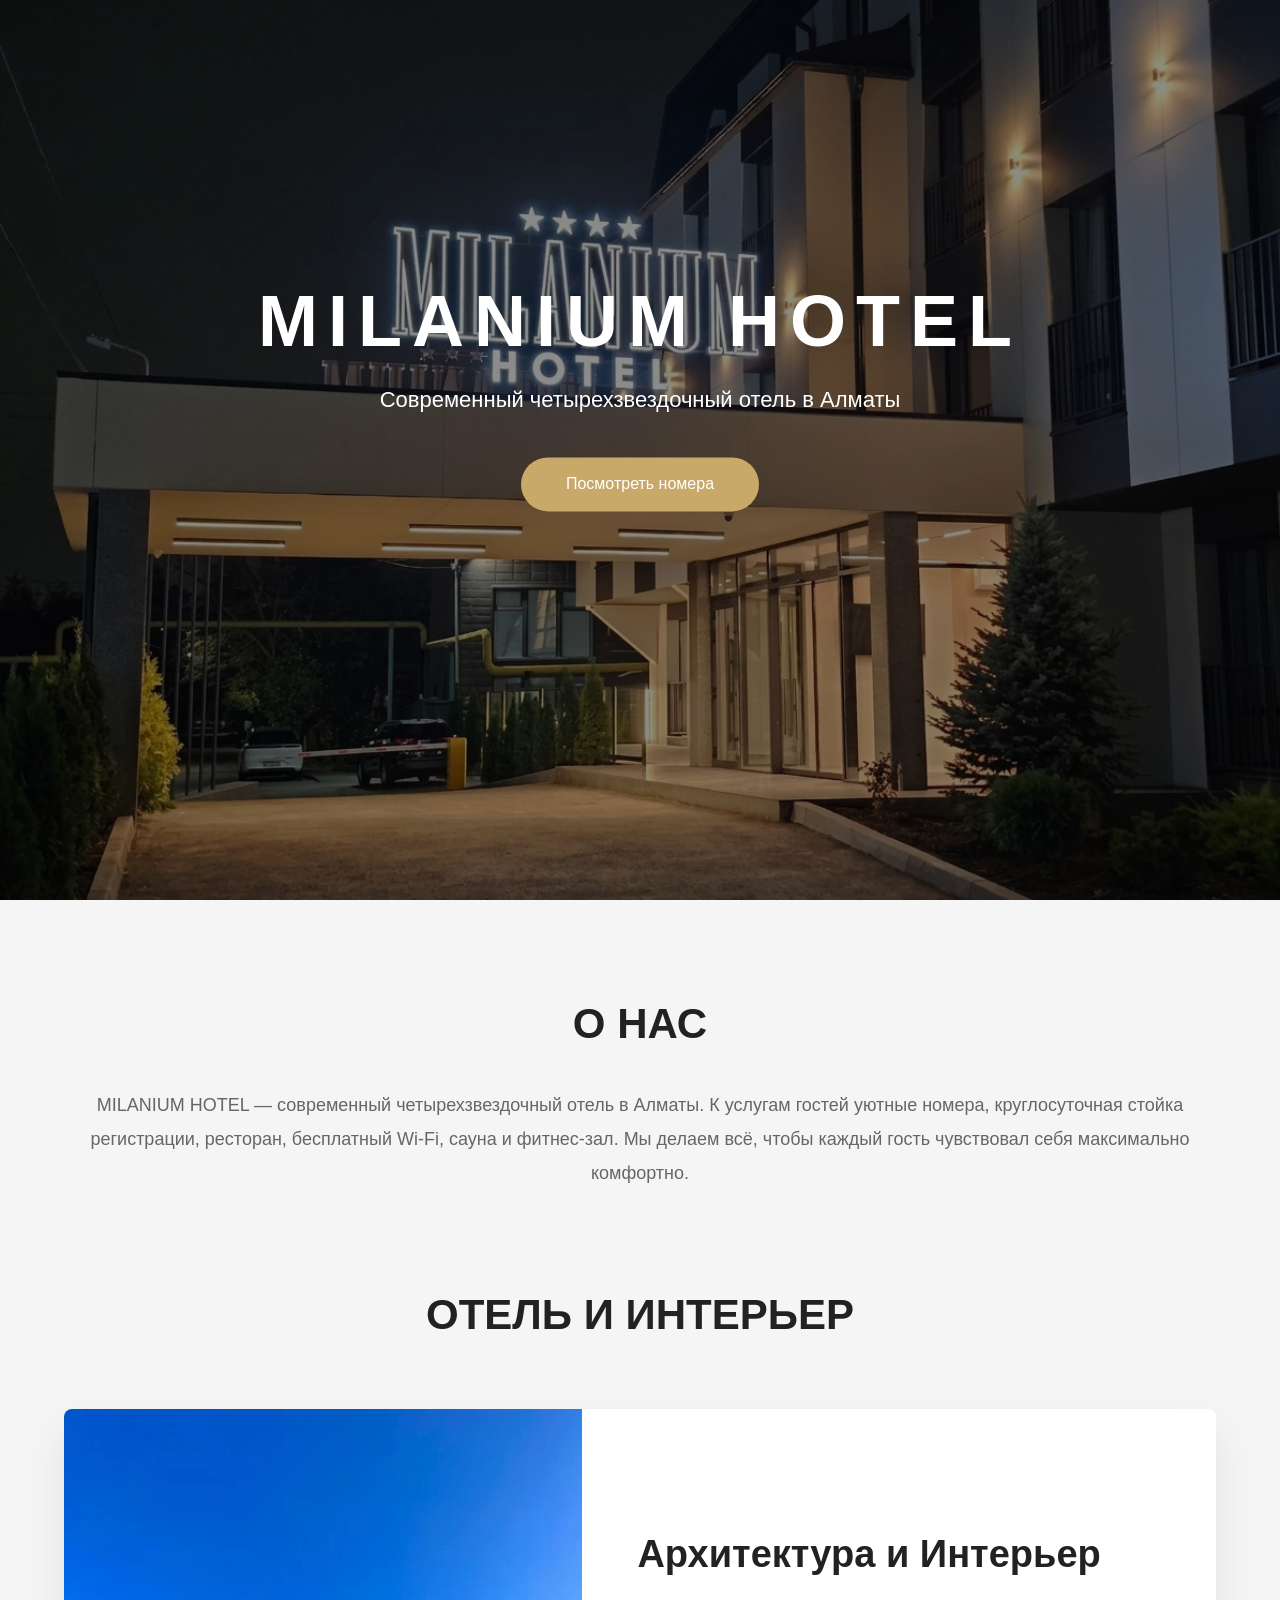
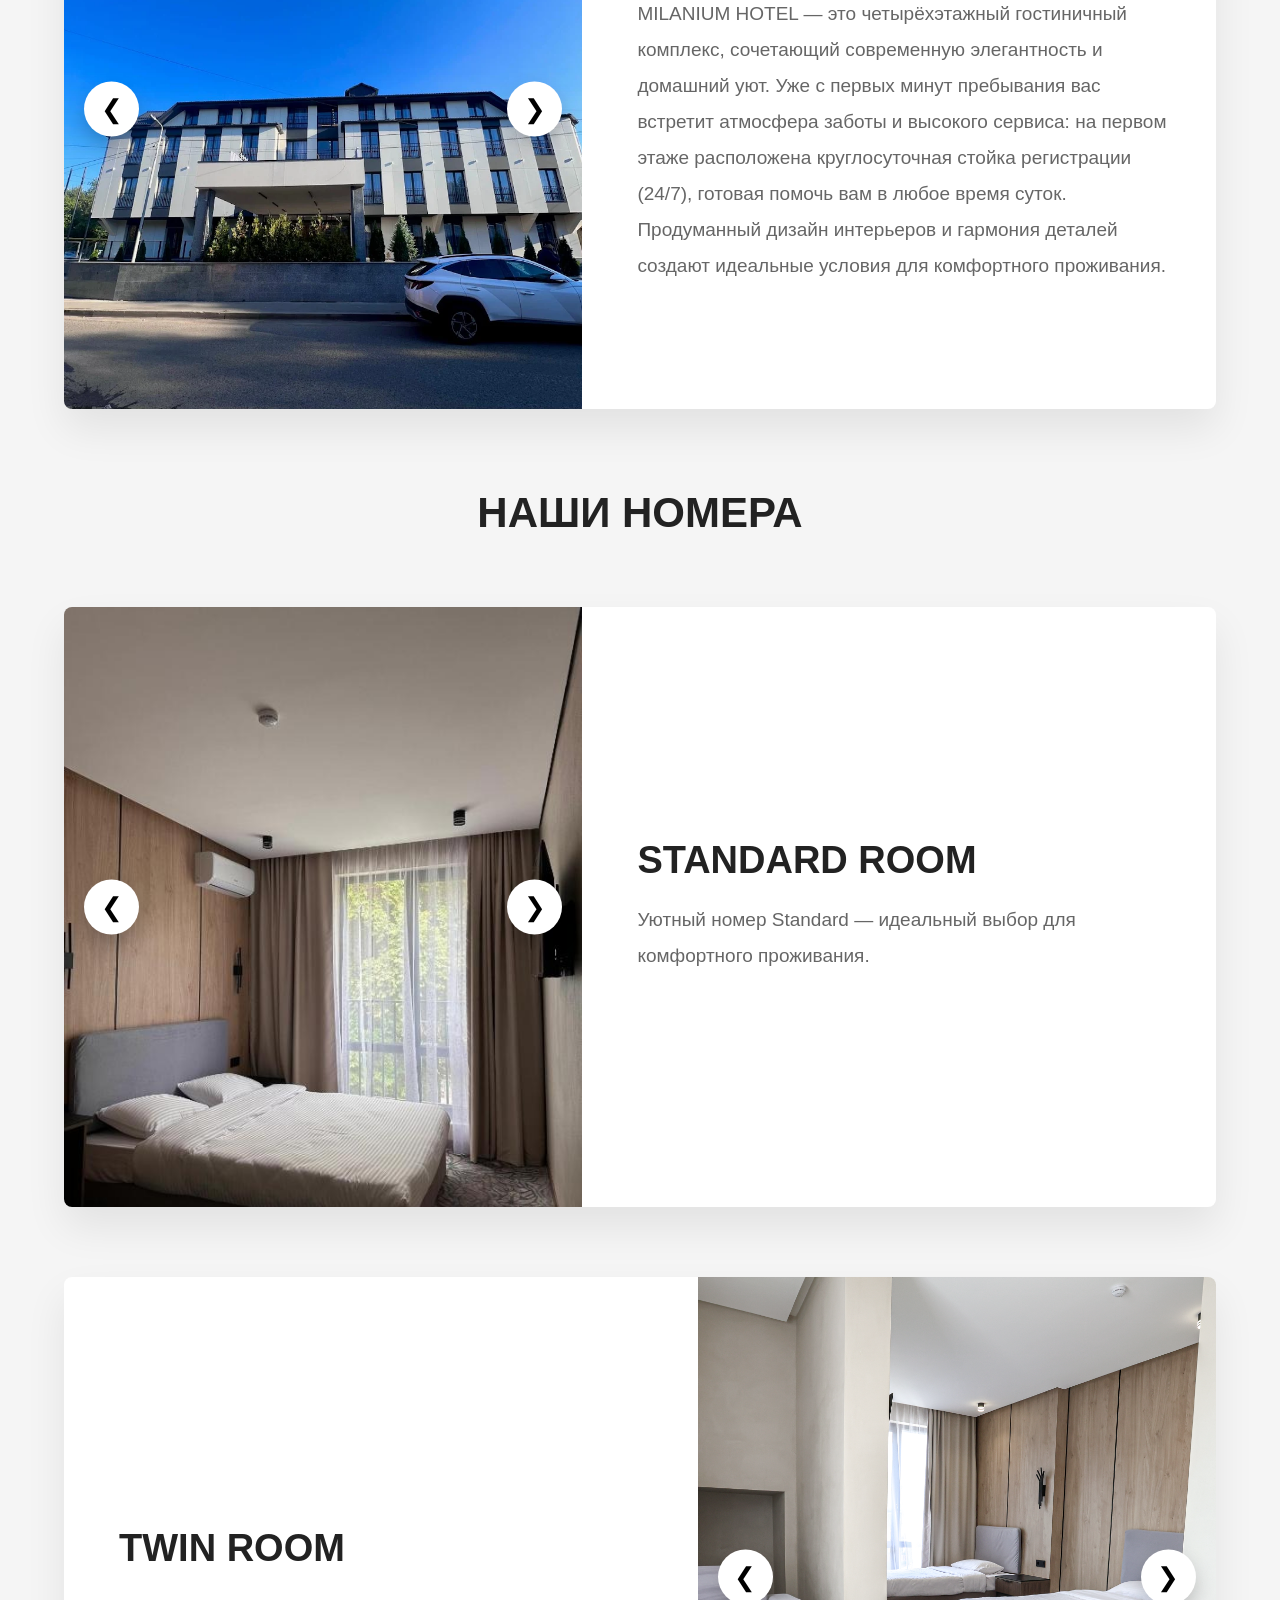
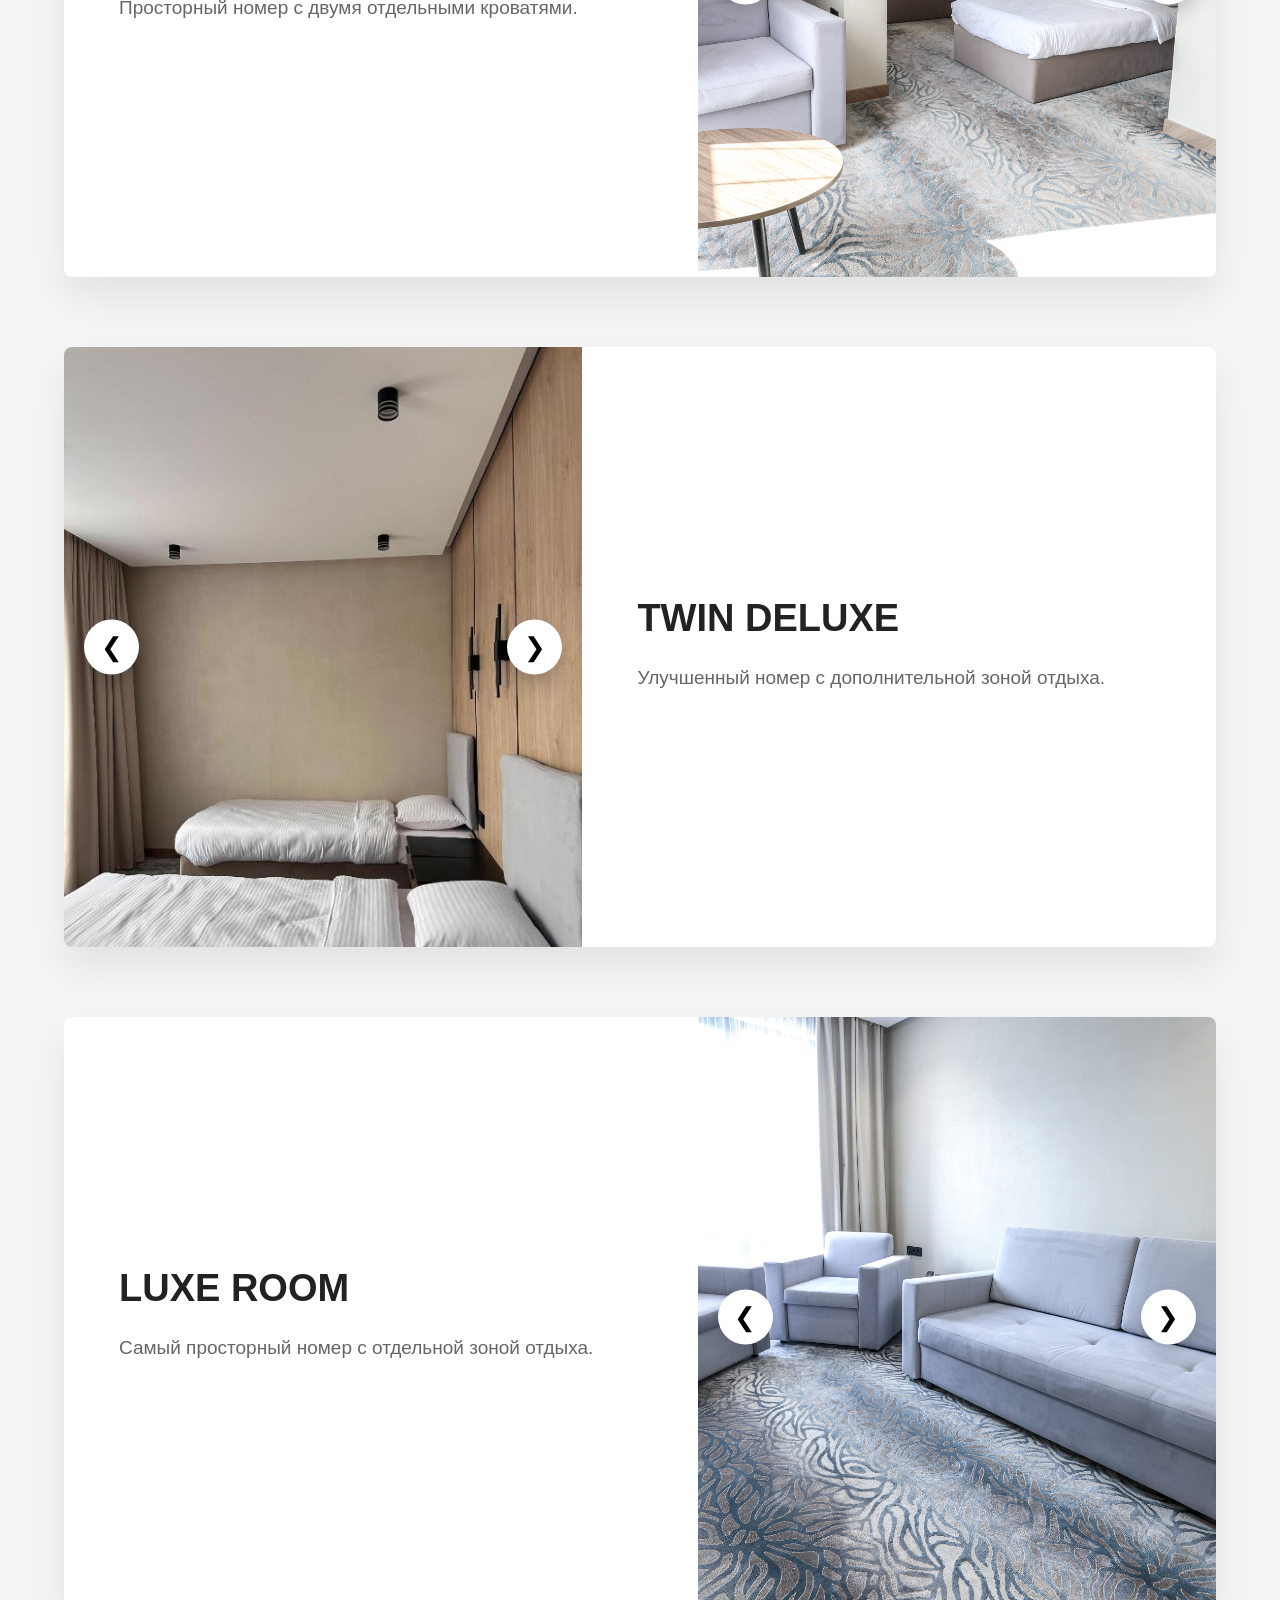
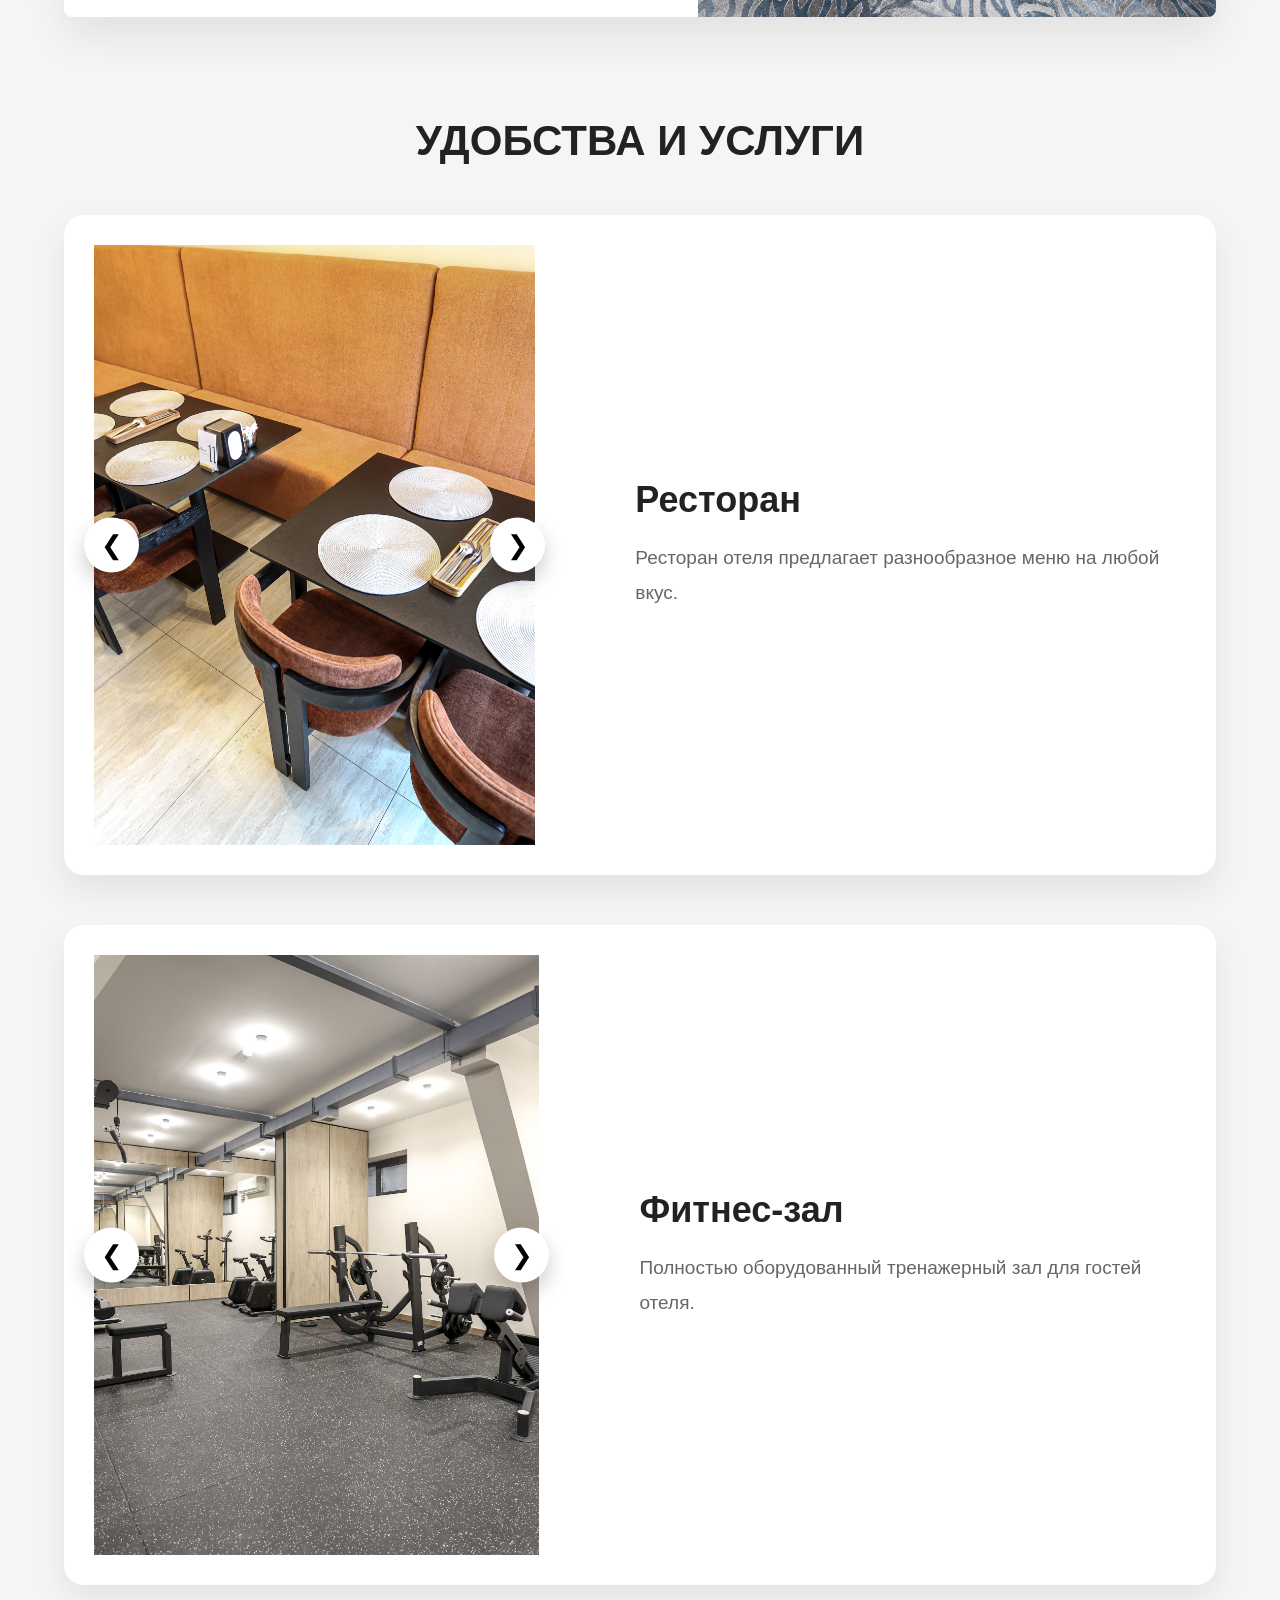
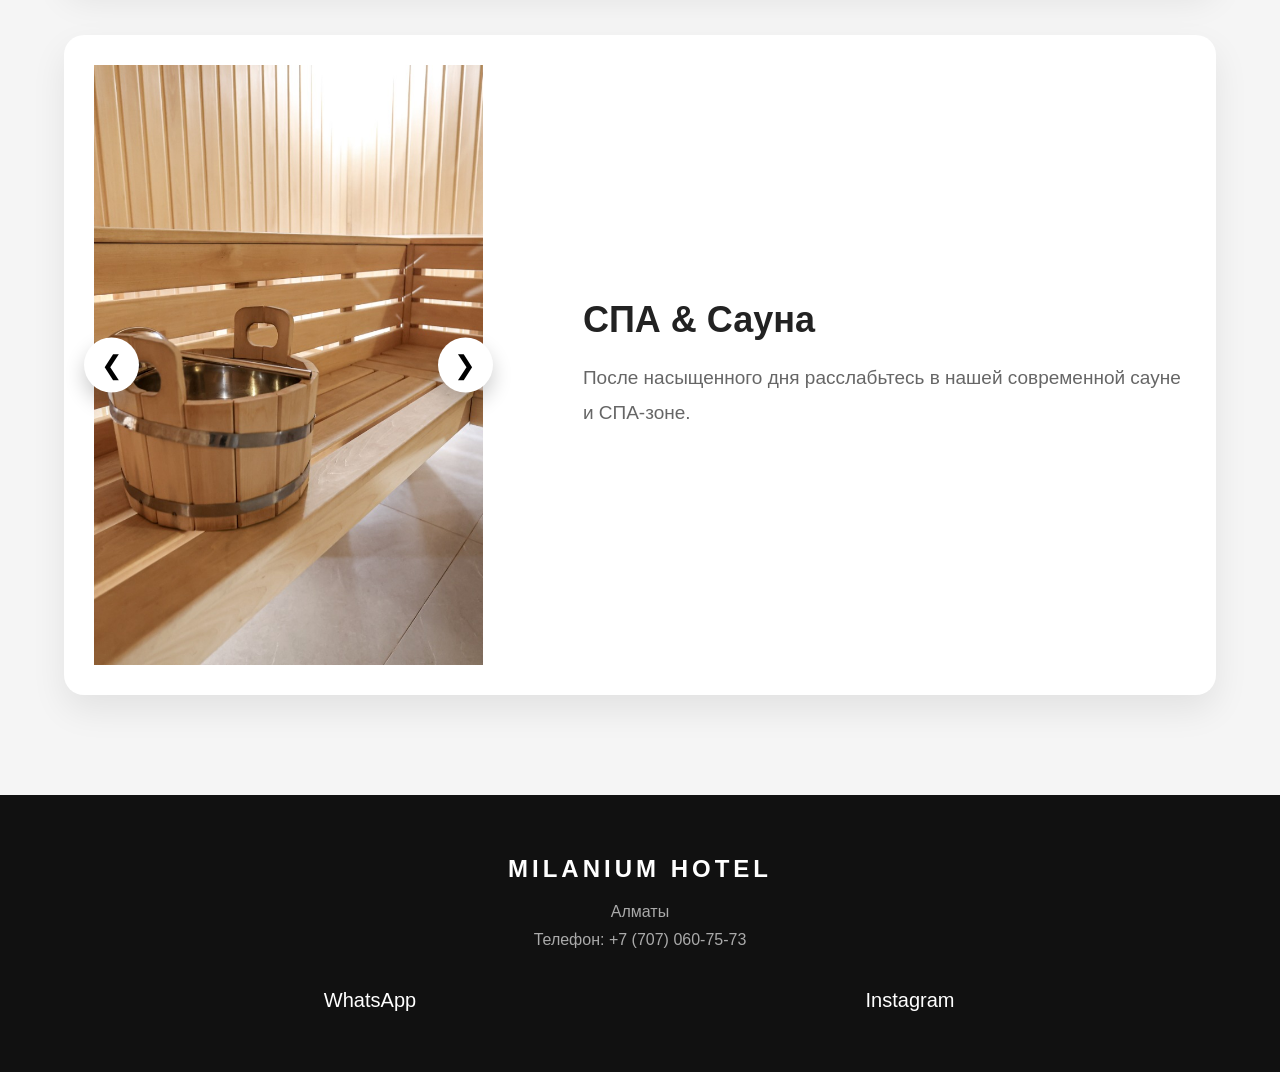
<file: index.html>
<!DOCTYPE html>
<html lang="ru">

<head>
    <meta charset="UTF-8">
    <meta name="viewport" content="width=device-width, initial-scale=1.0">

    <title>MILANIUM HOTEL</title>

    <link rel="stylesheet" href="style.css">
    <style>
        /* Плавность смены картинок для функции changeImage */
        .slider img {
            transition: opacity 0.3s ease-in-out;
        }
    </style>
</head>

<body>

<!-- ================= HERO ================= -->

<header class="hero">

    <img src="757449008.jpg" class="hero-img" alt="MILANIUM HOTEL">

    <div class="overlay"></div>

    <div class="hero-content">

        <h1>MILANIUM HOTEL</h1>

        <p>
            Современный четырехзвездочный отель в Алматы
        </p>

        <a href="#rooms" class="btn">
            Посмотреть номера
        </a>

    </div>

</header>

<!-- ================= ABOUT ================= -->

<section class="about">

    <h2>О НАС</h2>

    <p>
        MILANIUM HOTEL — современный четырехзвездочный
        отель в Алматы.

        К услугам гостей уютные номера,
        круглосуточная стойка регистрации,
        ресторан, бесплатный Wi-Fi,
        сауна и фитнес-зал.

        Мы делаем всё, чтобы каждый гость
        чувствовал себя максимально комфортно.
    </p>

</section>

<!-- ================= OVERVIEW (EXTERIOR & INTERIOR) ================= -->

<section class="hotel-overview">

    <h2 class="title">ОТЕЛЬ И ИНТЕРЬЕР</h2>

    <div class="room">

        <div class="room-info">

            <h3>Архитектура и Интерьер</h3>

            <p>
                MILANIUM HOTEL — это четырёхэтажный гостиничный комплекс, 
                сочетающий современную элегантность и домашний уют. 
                Уже с первых минут пребывания вас встретит атмосфера 
                заботы и высокого сервиса: на первом этаже расположена 
                круглосуточная стойка регистрации (24/7), готовая 
                помочь вам в любое время суток. Продуманный дизайн 
                интерьеров и гармония деталей создают идеальные 
                условия для комфортного проживания.
            </p>

        </div>

        <div class="slider">

            <button class="prev" onclick="prevImage('overview')">
                &#10094;
            </button>

            <img src="2.png" id="overview" alt="MILANIUM HOTEL Exterior & Interior">

            <button class="next" onclick="nextImage('overview')">
                &#10095;
            </button>

        </div>

    </div>

</section>

<!-- ================= ROOMS ================= -->

<section id="rooms">

    <h2 class="title">НАШИ НОМЕРА</h2>

    <!-- 1) STANDARD -->

    <div class="room">

        <div class="room-info">

            <h3>STANDARD ROOM</h3>

            <p>
                Уютный номер Standard —
                идеальный выбор
                для комфортного проживания.
            </p>

        </div>

        <div class="slider">

            <button class="prev" onclick="prevImage('standard')">
                &#10094;
            </button>

            <img src="stk1.jpg" id="standard" alt="Standard Room">

            <button class="next" onclick="nextImage('standard')">
                &#10095;
            </button>

        </div>

    </div>

    <!-- 2) TWIN -->

    <div class="room">

        <div class="room-info">

            <h3>TWIN ROOM</h3>

            <p>
                Просторный номер
                с двумя отдельными кроватями.
            </p>

        </div>

        <div class="slider">

            <button class="prev" onclick="prevImage('twin')">
                &#10094;
            </button>

            <img src="043.png" id="twin" alt="Twin Room">

            <button class="next" onclick="nextImage('twin')">
                &#10095;
            </button>

        </div>

    </div>

    <!-- 3) DELUXE TWIN -->

    <div class="room">

        <div class="room-info">

            <h3>TWIN DELUXE</h3>

            <p>
                Улучшенный номер
                с дополнительной зоной отдыха.
            </p>

        </div>

        <div class="slider">

            <button class="prev" onclick="prevImage('twindeluxe')">
                &#10094;
            </button>

            <img src="dl1.jpg" id="twindeluxe" alt="Twin Deluxe">

            <button class="next" onclick="nextImage('twindeluxe')">
                &#10095;
            </button>

        </div>

    </div>

    <!-- 4) LUXE -->

    <div class="room">

        <div class="room-info">

            <h3>LUXE ROOM</h3>

            <p>
                Самый просторный номер
                с отдельной зоной отдыха.
            </p>

        </div>

        <div class="slider">

            <button class="prev" onclick="prevImage('luxe')">
                &#10094;
            </button>

            <img src="035.png" id="luxe" alt="Luxe Room">

            <button class="next" onclick="nextImage('luxe')">
                &#10095;
            </button>

        </div>

    </div>

</section>

<!-- ================= FACILITIES ================= -->

<section class="facilities">

    <h2>УДОБСТВА И УСЛУГИ</h2>

    <!-- 5) РЕСТОРАН -->

    <div class="facility">

        <div class="slider">

            <button class="prev" onclick="prevImage('restoran')">
                &#10094;
            </button>

            <img src="019.png" id="restoran" alt="Ресторан">

            <button class="next" onclick="nextImage('restoran')">
                &#10095;
            </button>

        </div>

        <div>

            <h3>Ресторан</h3>

            <p>
                Ресторан отеля предлагает
                разнообразное меню
                на любой вкус.
            </p>

        </div>

    </div>

    <!-- 6) ФИТНЕС-ЗАЛ -->

    <div class="facility">

        <div class="slider">

            <button class="prev" onclick="prevImage('gym')">
                &#10094;
            </button>

            <img src="gym1.jpg" id="gym" alt="Фитнес-зал">

            <button class="next" onclick="nextImage('gym')">
                &#10095;
            </button>

        </div>

        <div>

            <h3>Фитнес-зал</h3>

            <p>
                Полностью оборудованный
                тренажерный зал
                для гостей отеля.
            </p>

        </div>

    </div>

    <!-- 7) СПА (САУНА) -->

    <div class="facility">

        <div class="slider">

            <button class="prev" onclick="prevImage('sauna')">
                &#10094;
            </button>

            <img src="sauna1.jpg" id="sauna" alt="СПА Сауна">

            <button class="next" onclick="nextImage('sauna')">
                &#10095;
            </button>

        </div>

        <div>

            <h3>СПА & Сауна</h3>

            <p>
                После насыщенного дня расслабьтесь
                в нашей современной сауне и СПА-зоне.
            </p>

        </div>

    </div>

</section>

<!-- ================= FOOTER ================= -->

<footer>

    <h2>MILANIUM HOTEL</h2>

    <p>Алматы</p>

    <p>Телефон: +7 (707) 060-75-73</p>

    <div class="socials">

        <a href="https://wa.me/77070607573" target="_blank">
            WhatsApp
        </a>

        <a href="https://www.instagram.com/milanium_hotel_almaty?igsh=MWNmZDR1OTdjbWU2cw==" target="_blank">
            Instagram
        </a>

    </div>

</footer>

<script src="script.js"></script>

</body>

</html>
</file>
<file: style.css>
*{
    margin:0;
    padding:0;
    box-sizing:border-box;
}

html{
    scroll-behavior:smooth;
}

body{
    font-family:Arial,Helvetica,sans-serif;
    background:#f5f5f5;
    color:#222;
}

/* ================= HERO ================= */

.hero{
    position:relative;
    height:100vh;
    overflow:hidden;
}

.hero-img{
    width:100%;
    height:100%;
    object-fit:cover;
}

.overlay{
    position:absolute;
    inset:0;
    background:rgba(0,0,0,.45);
}

.hero-content{
    position:absolute;
    top:44%;
    left:50%;
    transform:translate(-50%,-50%);
    text-align:center;
    color:white;
    width:90%;
}

.hero-content h1{
    font-size:72px;
    letter-spacing:10px;
    margin-bottom:20px;
}

.hero-content p{
    font-size:22px;
    margin-bottom:40px;
    line-height:1.6;
}

.btn{
    display:inline-block;
    padding:18px 45px;
    background:#c9a96a;
    color:white;
    text-decoration:none;
    border-radius:40px;
    transition:.3s;
}

.btn:hover{
    background:#b68f4d;
    transform:translateY(-3px);
}

/* ================= ОБЩИЕ БЛОКИ ================= */

.about,
.facilities{
    width:90%;
    max-width:1200px;
    margin:100px auto;
}

.about h2,
.facilities h2,
.title{
    text-align:center;
    font-size:42px;
    margin-bottom:40px;
}

.about p{
    text-align:center;
    line-height:1.9;
    color:#666;
    font-size:18px;
}

/* ================= ОБЗОР ОТЕЛЯ И ИНТЕРЬЕРА ================= */

.hotel-overview {
    margin-top: 80px;
    margin-bottom: 80px;
}

/* ================= УДОБСТВА ================= */

.facility{
    display:flex;
    align-items:center;
    gap:40px;
    margin-top:50px;
    background:white;
    border-radius:20px;
    overflow:hidden;
    box-shadow:0 15px 35px rgba(0,0,0,.08);
}

.facility img{
    width:450px;
    height:300px;
    object-fit:cover;
}

.facility div{
    padding:30px;
}

.facility h3{
    font-size:36px;
    margin-bottom:20px;
}

.facility p{
    color:#666;
    line-height:1.8;
    font-size:19px;
}

/* ================= НОМЕРА ================= */

.room{
    width:90%;
    max-width:1300px;
    margin:70px auto;
    display:flex;
    align-items:center;
    background:white;
    border-radius:8px;
    overflow:hidden;
    box-shadow:0 20px 40px rgba(0,0,0,.08);
}

.room:nth-child(even){
    flex-direction:row-reverse;
}

.room-info{
    width:55%;
    padding:40px 40px 40px 55px;
}

.room-info h3{
    font-size:38px;
    margin-bottom:20px;
}

.room-info p{
    color:#666;
    line-height:1.9;
    font-size:19px;
}

.slider{
    width:45%;
    position:relative;
}

.slider img{
    width:100%;
    height:600px;
    object-fit:cover;
    object-position:top;
    display:block;
    background:#f5f5f5;
    transition: opacity .3s ease;
}

.prev,
.next{
    position:absolute;
    top:50%;
    transform:translateY(-50%);
    width:55px;
    height:55px;
    border:none;
    border-radius:50%;
    background:white;
    cursor:pointer;
    font-size:26px;
    box-shadow:0 10px 20px rgba(0,0,0,.2);
    transition:.25s;
}

.prev:hover,
.next:hover{
    transform:translateY(-50%) scale(1.1);
}

.prev{
    left:20px;
}

.next{
    right:20px;
}

/* ================= FOOTER ================= */

footer{
    margin-top:100px;
    padding:60px;
    background:#111;
    color:white;
    text-align:center;
}

footer h2{
    margin-bottom:20px;
    letter-spacing:4px;
}

footer p{
    margin:10px 0;
    color:#aaa;
}

/* ================= СОЦИАЛЬНЫЕ ССЫЛКИ ================= */

.socials{
    width:100%;
    max-width:1000px;
    margin:40px auto 0;
    display:flex;
    justify-content:space-around;
    align-items:center;
    gap:80px;
}

.socials a,
.socials a:visited,
.socials a:active{
    flex:1;
    text-align:center;
    color:white;
    text-decoration:none;
    font-size:20px;
    font-weight:500;
    transition:.3s;
}

.socials a:hover{
    color:#d4af37;
}

/* ================= WHATSAPP КНОПКА ================= */

.whatsapp{
    position:fixed;
    bottom:25px;
    right:25px;

    width:70px;
    height:70px;

    border-radius:50%;
    background:#25D366;

    display:flex;
    justify-content:center;
    align-items:center;

    box-shadow:0 10px 30px rgba(0,0,0,.25);
    transition:.3s;

    z-index:9999;
}

.whatsapp:hover{
    transform:scale(1.12);
}

.whatsapp img{
    width:40px;
}

/* ================= МОБИЛЬНАЯ ВЕРСИЯ ================= */

@media(max-width:900px){

    .hero-content h1{
        font-size:42px;
    }

    .hero-content p{
        font-size:18px;
    }

    .room,
    .facility{
        flex-direction:column;
    }

    .room:nth-child(even){
        flex-direction:column;
    }

    .room-info,
    .slider{
        width:100%;
    }

    .slider img{
        height:480px;
        object-fit:cover;
        object-position:top;
    }

    .facility img{
        width:100%;
        height:260px;
    }

    .socials{
        flex-direction:column;
        gap:25px;
    }

}
</file>
